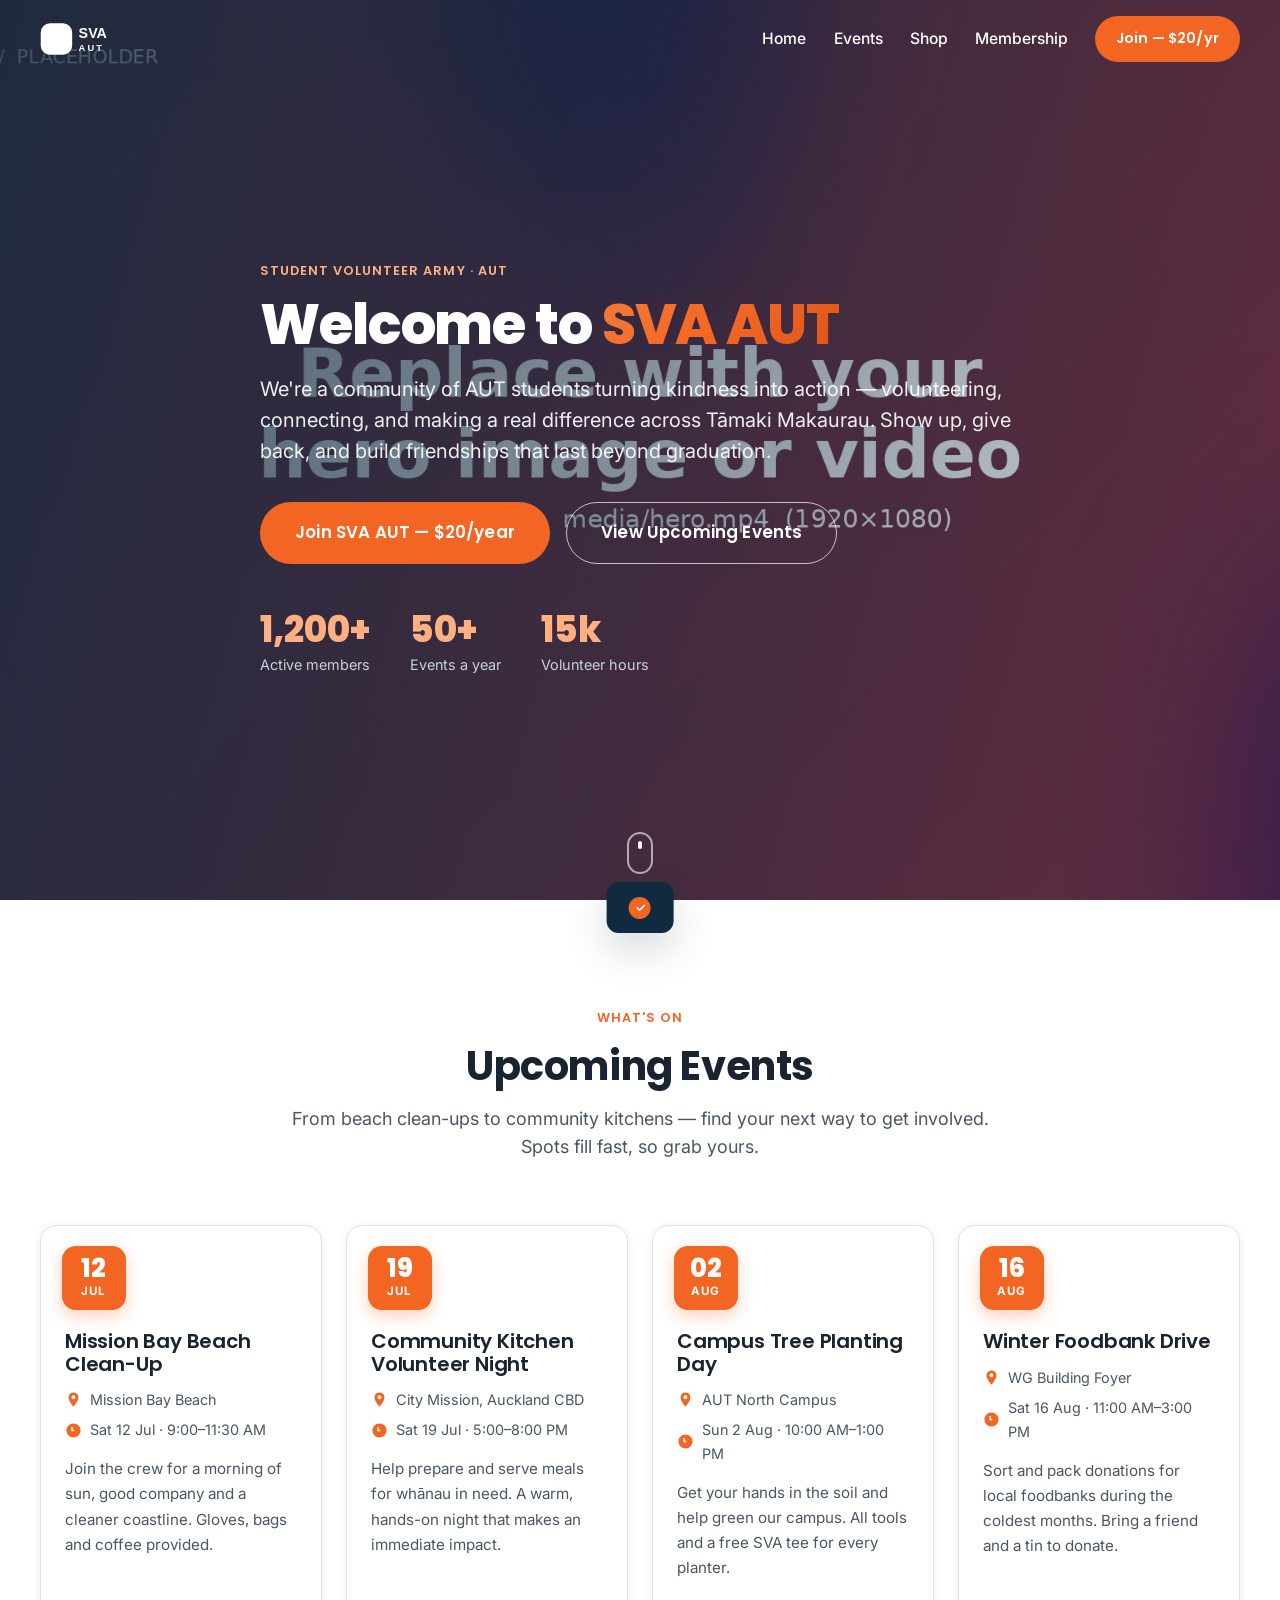
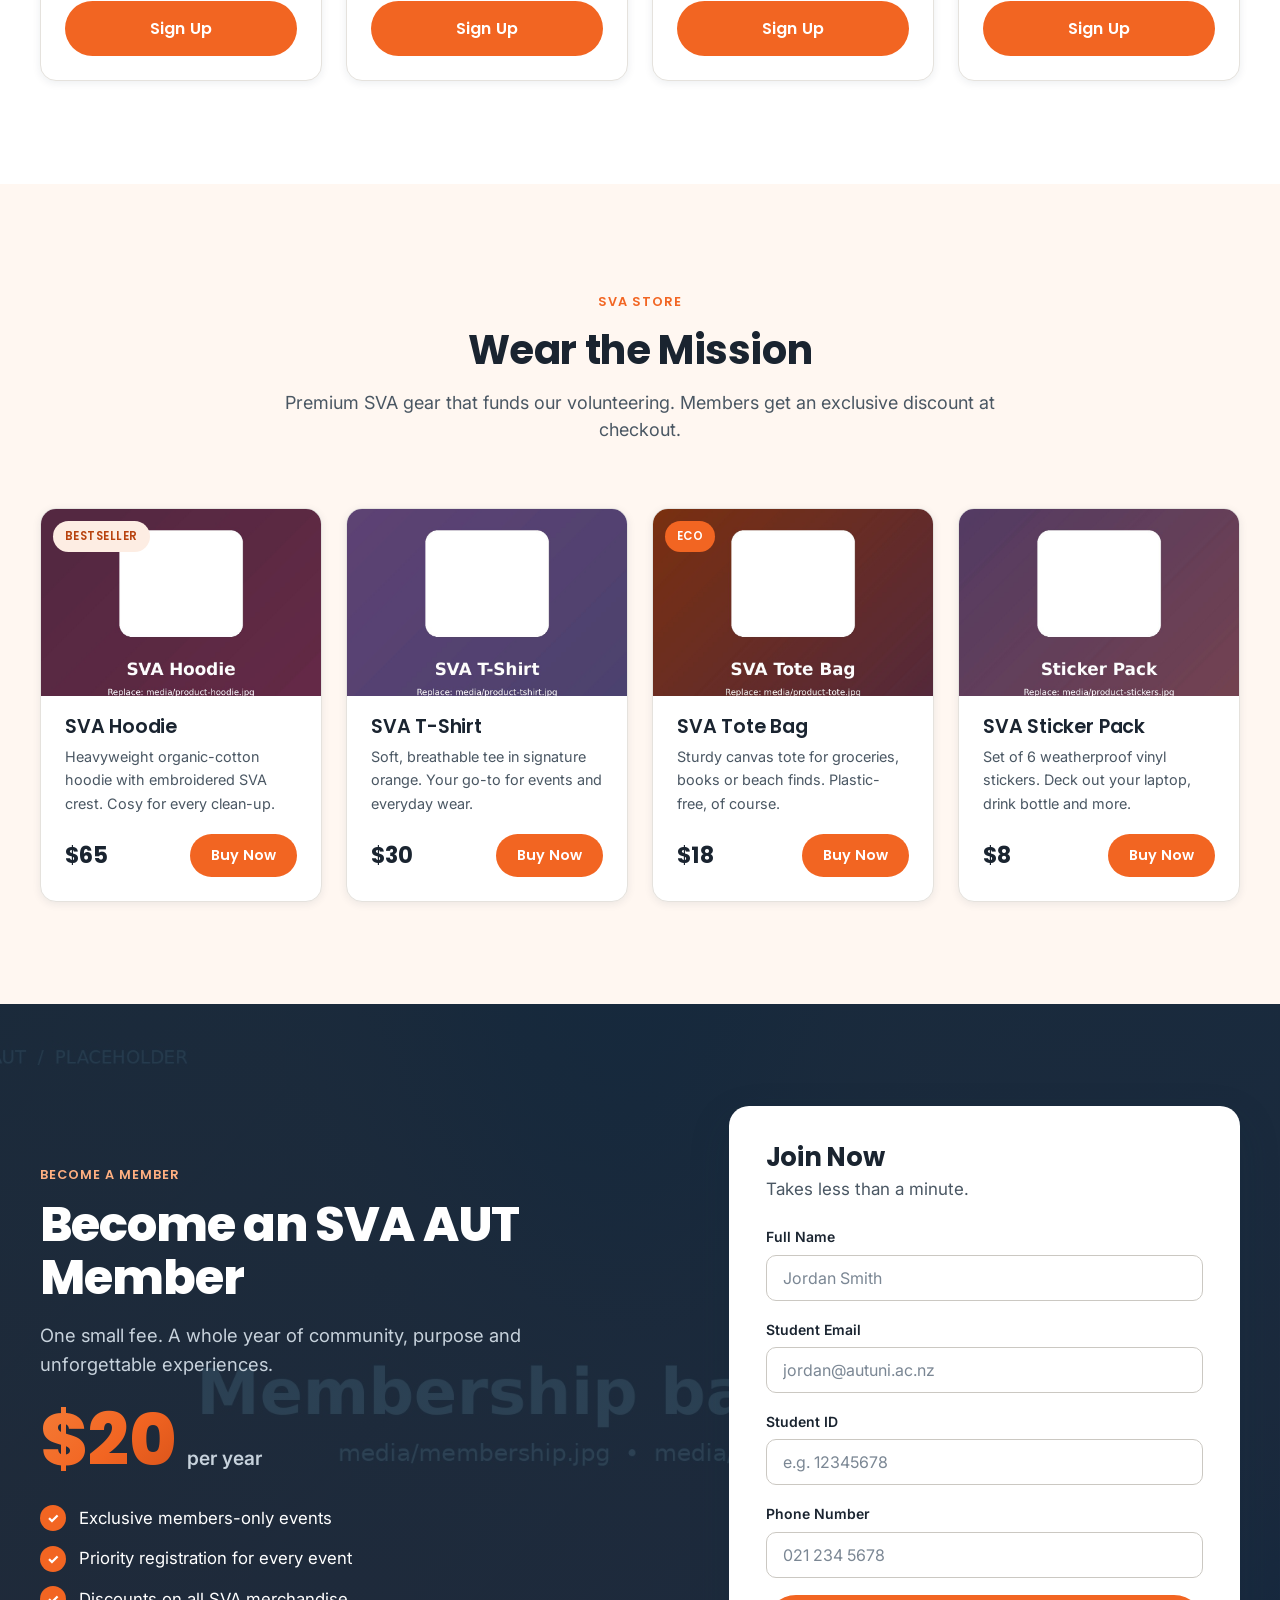
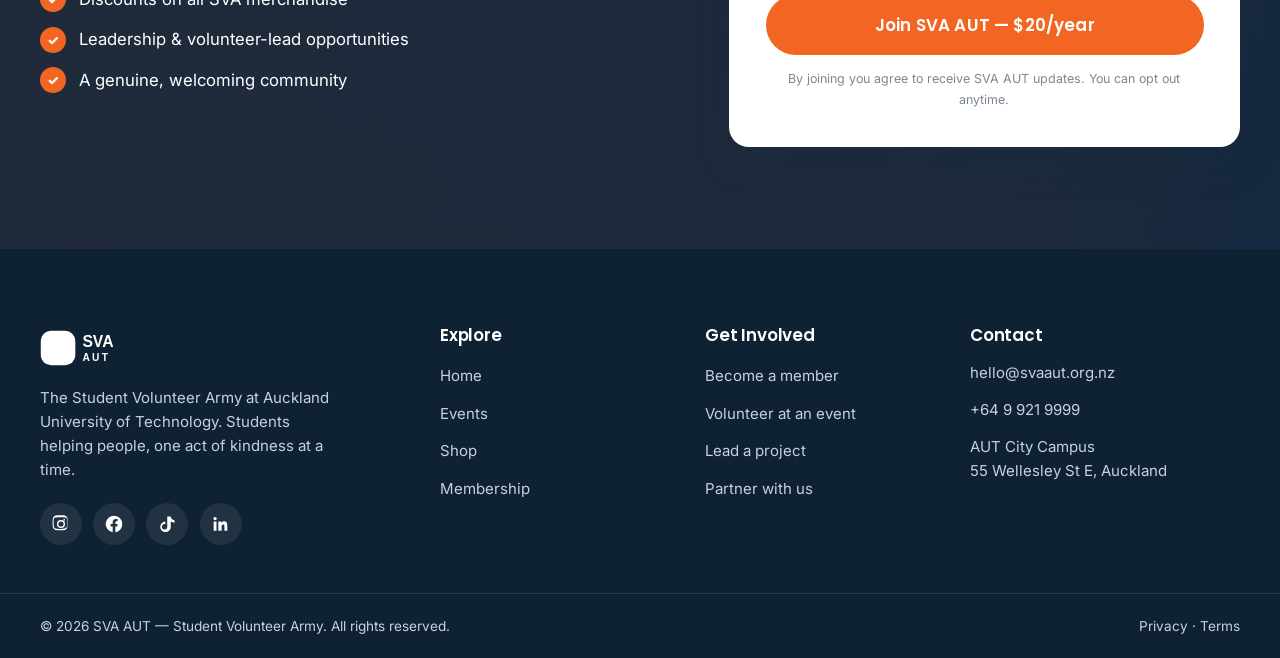
<file: index.html>
<!DOCTYPE html>
<html lang="en">
<head>
  <meta charset="UTF-8" />
  <meta name="viewport" content="width=device-width, initial-scale=1.0" />
  <title>SVA AUT — Student Volunteer Army</title>
  <meta name="description" content="SVA AUT — the Student Volunteer Army at AUT. Join a community of students giving back. Events, gear, and membership for $20/year." />

  <!-- Favicon (edit media/favicon.svg to rebrand) -->
  <link rel="icon" type="image/svg+xml" href="media/favicon.svg" />

  <!-- Fonts: Poppins (headings) + Inter (body) -->
  <link rel="preconnect" href="https://fonts.googleapis.com" />
  <link rel="preconnect" href="https://fonts.gstatic.com" crossorigin />
  <link href="https://fonts.googleapis.com/css2?family=Inter:wght@400;500;600;700&family=Poppins:wght@600;700;800;900&display=swap" rel="stylesheet" />

  <!-- Site styles -->
  <link rel="stylesheet" href="css/styles.css" />
</head>
<body>

  <!-- ============================================================= -->
  <!-- NAVBAR (glassmorphism, sticky)                                -->
  <!-- ============================================================= -->
  <header class="nav" id="nav">
    <div class="container nav__inner">
      <a href="#home" class="nav__logo" aria-label="SVA AUT home">
        <img src="media/logo.svg" alt="SVA AUT" width="150" height="42" />
      </a>

      <nav class="nav__links" id="navLinks" aria-label="Primary">
        <a href="#home" class="nav__link">Home</a>
        <a href="#events" class="nav__link">Events</a>
        <a href="#shop" class="nav__link">Shop</a>
        <a href="#membership" class="nav__link">Membership</a>
        <a href="#join" class="btn btn--primary btn--sm nav__cta" data-open-membership>Join — $20/yr</a>
      </nav>

      <button class="nav__toggle" id="navToggle" aria-label="Open menu" aria-expanded="false" aria-controls="navLinks">
        <span></span><span></span><span></span>
      </button>
    </div>
  </header>

  <main>

    <!-- ========================================================================= -->
    <!-- 1) HERO SECTION                                                            -->
    <!--    Background swap: change "bg-mode-image" -> "bg-mode-video" on <section> -->
    <!--    Image file: media/hero.jpg   |   Video file: media/hero.mp4            -->
    <!-- ========================================================================= -->
    <section id="home" class="section section--media hero bg-mode-image">
      <!-- ---- BACKGROUND MEDIA (do not delete the overlay) ---- -->
      <div class="bg-media">
        <!-- IMAGE layer: replace media/hero.jpg with your own 1920x1080 image -->
        <img class="bg-image" src="media/hero.jpg" alt="" aria-hidden="true" />
        <!-- VIDEO layer: replace media/hero.mp4 with your own loop. Shown only in bg-mode-video -->
        <video class="bg-video" autoplay muted loop playsinline poster="media/hero.jpg">
          <source src="media/hero.mp4" type="video/mp4" />
        </video>
        <!-- Dark overlay keeps text readable over any media -->
        <div class="bg-overlay bg-overlay--hero"></div>
      </div>

      <!-- ---- HERO CONTENT ---- -->
      <div class="container hero__content reveal">
        <span class="eyebrow">Student Volunteer Army · AUT</span>
        <h1 class="hero__title">Welcome to <span class="text-grad">SVA&nbsp;AUT</span></h1>
        <p class="hero__subtitle">
          We're a community of AUT students turning kindness into action — volunteering,
          connecting, and making a real difference across Tāmaki Makaurau. Show up, give back,
          and build friendships that last beyond graduation.
        </p>
        <div class="hero__actions">
          <a href="#join" class="btn btn--primary btn--lg" data-open-membership>Join SVA AUT — $20/year</a>
          <a href="#events" class="btn btn--ghost btn--lg">View Upcoming Events</a>
        </div>
        <div class="hero__stats">
          <div class="stat"><strong>1,200+</strong><span>Active members</span></div>
          <div class="stat"><strong>50+</strong><span>Events a year</span></div>
          <div class="stat"><strong>15k</strong><span>Volunteer hours</span></div>
        </div>
      </div>

      <a href="#events" class="scroll-cue" aria-label="Scroll to events">
        <span></span>
      </a>
    </section>


    <!-- ========================================================================= -->
    <!-- 2) EVENTS SECTION                                                          -->
    <!--    Background swap: "bg-mode-image" <-> "bg-mode-video"                    -->
    <!--    Image: media/events.jpg   |   Video: media/events.mp4                  -->
    <!-- ========================================================================= -->
    <section id="events" class="section events">
      <div class="container">
        <header class="section__head reveal">
          <span class="eyebrow">What's on</span>
          <h2 class="section__title">Upcoming Events</h2>
          <p class="section__lead">From beach clean-ups to community kitchens — find your next way to get involved. Spots fill fast, so grab yours.</p>
        </header>

        <!-- EVENT CARDS — managed in the CMS (content/events.json). The cards
             below are a fallback; main.js replaces them when the site is served
             over http (e.g. via a local server). -->
        <div class="events__grid" id="eventsGrid">

          <!-- Event card -->
          <article class="event-card reveal">
            <div class="event-card__date"><span class="day">12</span><span class="mon">JUL</span></div>
            <div class="event-card__body">
              <h3 class="event-card__title">Mission Bay Beach Clean-Up</h3>
              <ul class="event-card__meta">
                <li><svg class="ic" viewBox="0 0 24 24"><path d="M12 2a7 7 0 0 0-7 7c0 5 7 13 7 13s7-8 7-13a7 7 0 0 0-7-7Zm0 9.5A2.5 2.5 0 1 1 12 6a2.5 2.5 0 0 1 0 5.5Z"/></svg> Mission Bay Beach</li>
                <li><svg class="ic" viewBox="0 0 24 24"><path d="M12 2a10 10 0 1 0 10 10A10 10 0 0 0 12 2Zm1 11h-4V7h2v4h2Z"/></svg> Sat 12 Jul · 9:00–11:30 AM</li>
              </ul>
              <p class="event-card__desc">Join the crew for a morning of sun, good company and a cleaner coastline. Gloves, bags and coffee provided.</p>
              <button class="btn btn--primary btn--block" data-signup="Mission Bay Beach Clean-Up">Sign Up</button>
            </div>
          </article>

          <!-- Event card -->
          <article class="event-card reveal">
            <div class="event-card__date"><span class="day">19</span><span class="mon">JUL</span></div>
            <div class="event-card__body">
              <h3 class="event-card__title">Community Kitchen Volunteer Night</h3>
              <ul class="event-card__meta">
                <li><svg class="ic" viewBox="0 0 24 24"><path d="M12 2a7 7 0 0 0-7 7c0 5 7 13 7 13s7-8 7-13a7 7 0 0 0-7-7Zm0 9.5A2.5 2.5 0 1 1 12 6a2.5 2.5 0 0 1 0 5.5Z"/></svg> City Mission, Auckland CBD</li>
                <li><svg class="ic" viewBox="0 0 24 24"><path d="M12 2a10 10 0 1 0 10 10A10 10 0 0 0 12 2Zm1 11h-4V7h2v4h2Z"/></svg> Sat 19 Jul · 5:00–8:00 PM</li>
              </ul>
              <p class="event-card__desc">Help prepare and serve meals for whānau in need. A warm, hands-on night that makes an immediate impact.</p>
              <button class="btn btn--primary btn--block" data-signup="Community Kitchen Volunteer Night">Sign Up</button>
            </div>
          </article>

          <!-- Event card -->
          <article class="event-card reveal">
            <div class="event-card__date"><span class="day">02</span><span class="mon">AUG</span></div>
            <div class="event-card__body">
              <h3 class="event-card__title">Campus Tree Planting Day</h3>
              <ul class="event-card__meta">
                <li><svg class="ic" viewBox="0 0 24 24"><path d="M12 2a7 7 0 0 0-7 7c0 5 7 13 7 13s7-8 7-13a7 7 0 0 0-7-7Zm0 9.5A2.5 2.5 0 1 1 12 6a2.5 2.5 0 0 1 0 5.5Z"/></svg> AUT North Campus</li>
                <li><svg class="ic" viewBox="0 0 24 24"><path d="M12 2a10 10 0 1 0 10 10A10 10 0 0 0 12 2Zm1 11h-4V7h2v4h2Z"/></svg> Sun 2 Aug · 10:00 AM–1:00 PM</li>
              </ul>
              <p class="event-card__desc">Get your hands in the soil and help green our campus. All tools and a free SVA tee for every planter.</p>
              <button class="btn btn--primary btn--block" data-signup="Campus Tree Planting Day">Sign Up</button>
            </div>
          </article>

          <!-- Event card -->
          <article class="event-card reveal">
            <div class="event-card__date"><span class="day">16</span><span class="mon">AUG</span></div>
            <div class="event-card__body">
              <h3 class="event-card__title">Winter Foodbank Drive</h3>
              <ul class="event-card__meta">
                <li><svg class="ic" viewBox="0 0 24 24"><path d="M12 2a7 7 0 0 0-7 7c0 5 7 13 7 13s7-8 7-13a7 7 0 0 0-7-7Zm0 9.5A2.5 2.5 0 1 1 12 6a2.5 2.5 0 0 1 0 5.5Z"/></svg> WG Building Foyer</li>
                <li><svg class="ic" viewBox="0 0 24 24"><path d="M12 2a10 10 0 1 0 10 10A10 10 0 0 0 12 2Zm1 11h-4V7h2v4h2Z"/></svg> Sat 16 Aug · 11:00 AM–3:00 PM</li>
              </ul>
              <p class="event-card__desc">Sort and pack donations for local foodbanks during the coldest months. Bring a friend and a tin to donate.</p>
              <button class="btn btn--primary btn--block" data-signup="Winter Foodbank Drive">Sign Up</button>
            </div>
          </article>

        </div>
      </div>
    </section>


    <!-- ========================================================================= -->
    <!-- 3) SHOP SECTION                                                            -->
    <!--    Background swap: "bg-mode-image" <-> "bg-mode-video"                    -->
    <!--    Image: media/shop.jpg   |   Video: media/shop.mp4                      -->
    <!-- ========================================================================= -->
    <section id="shop" class="section shop">
      <div class="container">
        <header class="section__head reveal">
          <span class="eyebrow">SVA Store</span>
          <h2 class="section__title">Wear the Mission</h2>
          <p class="section__lead">Premium SVA gear that funds our volunteering. Members get an exclusive discount at checkout.</p>
        </header>

        <!-- PRODUCT CARDS — managed in the CMS (content/shop.json). The cards
             below are a fallback; main.js replaces them when served over http. -->
        <div class="shop__grid" id="shopGrid">

          <article class="product-card reveal">
            <div class="product-card__media">
              <img src="media/product-hoodie.jpg" alt="SVA Hoodie" loading="lazy" />
              <span class="product-card__badge">Bestseller</span>
            </div>
            <div class="product-card__body">
              <h3 class="product-card__name">SVA Hoodie</h3>
              <p class="product-card__desc">Heavyweight organic-cotton hoodie with embroidered SVA crest. Cosy for every clean-up.</p>
              <div class="product-card__foot">
                <span class="price">$65</span>
                <button class="btn btn--primary btn--sm" data-buy="SVA Hoodie">Buy Now</button>
              </div>
            </div>
          </article>

          <article class="product-card reveal">
            <div class="product-card__media">
              <img src="media/product-tshirt.jpg" alt="SVA T-Shirt" loading="lazy" />
            </div>
            <div class="product-card__body">
              <h3 class="product-card__name">SVA T-Shirt</h3>
              <p class="product-card__desc">Soft, breathable tee in signature orange. Your go-to for events and everyday wear.</p>
              <div class="product-card__foot">
                <span class="price">$30</span>
                <button class="btn btn--primary btn--sm" data-buy="SVA T-Shirt">Buy Now</button>
              </div>
            </div>
          </article>

          <article class="product-card reveal">
            <div class="product-card__media">
              <img src="media/product-tote.jpg" alt="SVA Tote Bag" loading="lazy" />
              <span class="product-card__badge product-card__badge--alt">Eco</span>
            </div>
            <div class="product-card__body">
              <h3 class="product-card__name">SVA Tote Bag</h3>
              <p class="product-card__desc">Sturdy canvas tote for groceries, books or beach finds. Plastic-free, of course.</p>
              <div class="product-card__foot">
                <span class="price">$18</span>
                <button class="btn btn--primary btn--sm" data-buy="SVA Tote Bag">Buy Now</button>
              </div>
            </div>
          </article>

          <article class="product-card reveal">
            <div class="product-card__media">
              <img src="media/product-stickers.jpg" alt="SVA Sticker Pack" loading="lazy" />
            </div>
            <div class="product-card__body">
              <h3 class="product-card__name">SVA Sticker Pack</h3>
              <p class="product-card__desc">Set of 6 weatherproof vinyl stickers. Deck out your laptop, drink bottle and more.</p>
              <div class="product-card__foot">
                <span class="price">$8</span>
                <button class="btn btn--primary btn--sm" data-buy="SVA Sticker Pack">Buy Now</button>
              </div>
            </div>
          </article>

        </div>
      </div>
    </section>


    <!-- ========================================================================= -->
    <!-- 4) MEMBERSHIP SECTION                                                      -->
    <!--    Background swap: "bg-mode-image" <-> "bg-mode-video"                    -->
    <!--    Image: media/membership.jpg   |   Video: media/membership.mp4         -->
    <!-- ========================================================================= -->
    <section id="membership" class="section section--media membership bg-mode-image">
      <div class="bg-media">
        <img class="bg-image" src="media/membership.jpg" alt="" aria-hidden="true" />
        <video class="bg-video" autoplay muted loop playsinline poster="media/membership.jpg">
          <source src="media/membership.mp4" type="video/mp4" />
        </video>
        <div class="bg-overlay bg-overlay--band"></div>
      </div>

      <div class="container membership__grid" id="join">
        <div class="membership__pitch reveal">
          <span class="eyebrow eyebrow--light">Become a member</span>
          <h2 class="membership__title">Become an SVA AUT Member</h2>
          <p class="membership__lead">One small fee. A whole year of community, purpose and unforgettable experiences.</p>
          <div class="price-tag">
            <span class="price-tag__amount">$20</span>
            <span class="price-tag__per">per year</span>
          </div>
          <ul class="benefits">
            <li><span class="benefits__ic">✓</span> Exclusive members-only events</li>
            <li><span class="benefits__ic">✓</span> Priority registration for every event</li>
            <li><span class="benefits__ic">✓</span> Discounts on all SVA merchandise</li>
            <li><span class="benefits__ic">✓</span> Leadership & volunteer-lead opportunities</li>
            <li><span class="benefits__ic">✓</span> A genuine, welcoming community</li>
          </ul>
        </div>

        <!-- MEMBERSHIP FORM (validates + shows thank-you message; wire to a backend later) -->
        <div class="membership__card reveal">
          <h3 class="form__title">Join Now</h3>
          <p class="form__sub">Takes less than a minute.</p>
          <form id="membershipForm" novalidate>
            <div class="field">
              <label for="m-name">Full Name</label>
              <input type="text" id="m-name" name="fullName" autocomplete="name" required placeholder="Jordan Smith" />
              <small class="field__error" data-error></small>
            </div>
            <div class="field">
              <label for="m-email">Student Email</label>
              <input type="email" id="m-email" name="studentEmail" autocomplete="email" required placeholder="jordan@autuni.ac.nz" />
              <small class="field__error" data-error></small>
            </div>
            <div class="field">
              <label for="m-id">Student ID</label>
              <input type="text" id="m-id" name="studentId" required placeholder="e.g. 12345678" />
              <small class="field__error" data-error></small>
            </div>
            <div class="field">
              <label for="m-phone">Phone Number</label>
              <input type="tel" id="m-phone" name="phone" autocomplete="tel" required placeholder="021 234 5678" />
              <small class="field__error" data-error></small>
            </div>
            <button type="submit" class="btn btn--primary btn--block btn--lg">Join SVA AUT — $20/year</button>
            <p class="form__fineprint">By joining you agree to receive SVA AUT updates. You can opt out anytime.</p>
          </form>
        </div>
      </div>
    </section>

  </main>


  <!-- ============================================================= -->
  <!-- 5) FOOTER                                                     -->
  <!-- ============================================================= -->
  <footer class="footer">
    <div class="container footer__grid">
      <div class="footer__brand">
        <img src="media/logo.svg" alt="SVA AUT" width="160" height="45" class="footer__logo" />
        <p>The Student Volunteer Army at Auckland University of Technology. Students helping people, one act of kindness at a time.</p>
        <div class="footer__social" aria-label="Social media">
          <a href="#" aria-label="Instagram" class="social"><svg viewBox="0 0 24 24"><path d="M12 7.2A4.8 4.8 0 1 0 16.8 12 4.8 4.8 0 0 0 12 7.2Zm0 7.9A3.1 3.1 0 1 1 15.1 12 3.1 3.1 0 0 1 12 15.1Zm4.9-8.1a1.1 1.1 0 1 1-1.1-1.1 1.1 1.1 0 0 1 1.1 1.1ZM20 6.9a5.5 5.5 0 0 0-1.5-3.9A5.6 5.6 0 0 0 14.6 1.5C13.1 1.4 8.9 1.4 7.4 1.5A5.6 5.6 0 0 0 3.5 3a5.5 5.5 0 0 0-1.5 3.9c-.1 1.5-.1 5.7 0 7.2A5.5 5.5 0 0 0 3.5 18a5.6 5.6 0 0 0 3.9 1.5c1.5.1 5.7.1 7.2 0A5.6 5.6 0 0 0 18.5 18 5.5 5.5 0 0 0 20 14.1c.1-1.5.1-5.7 0-7.2Zm-2 8.8a3.1 3.1 0 0 1-1.8 1.8c-1.2.5-4.1.4-5.4.4s-4.2.1-5.4-.4a3.1 3.1 0 0 1-1.8-1.8c-.5-1.2-.4-4.1-.4-5.4s-.1-4.2.4-5.4A3.1 3.1 0 0 1 6.6 4.3c1.2-.5 4.1-.4 5.4-.4s4.2-.1 5.4.4a3.1 3.1 0 0 1 1.8 1.8c.5 1.2.4 4.1.4 5.4s.1 4.2-.4 5.4Z"/></svg></a>
          <a href="#" aria-label="Facebook" class="social"><svg viewBox="0 0 24 24"><path d="M22 12a10 10 0 1 0-11.6 9.9v-7H7.9V12h2.5V9.8c0-2.5 1.5-3.9 3.8-3.9a15.5 15.5 0 0 1 2.2.2v2.5h-1.2c-1.2 0-1.6.8-1.6 1.6V12h2.7l-.4 2.9h-2.3v7A10 10 0 0 0 22 12Z"/></svg></a>
          <a href="#" aria-label="TikTok" class="social"><svg viewBox="0 0 24 24"><path d="M16.5 3a4.9 4.9 0 0 0 4.5 4.4v3a8 8 0 0 1-4.5-1.4v6.3A6.3 6.3 0 1 1 10 9.1v3.1a3.2 3.2 0 1 0 2.3 3V3Z"/></svg></a>
          <a href="#" aria-label="LinkedIn" class="social"><svg viewBox="0 0 24 24"><path d="M4.9 3.5a2 2 0 1 0 0 4 2 2 0 0 0 0-4ZM3.2 9h3.4v11H3.2Zm5.6 0h3.3v1.5h.05a3.6 3.6 0 0 1 3.25-1.8c3.5 0 4.15 2.3 4.15 5.3V20h-3.4v-4.7c0-1.1 0-2.6-1.6-2.6s-1.8 1.2-1.8 2.5V20H8.8Z"/></svg></a>
        </div>
      </div>

      <div class="footer__col">
        <h4>Explore</h4>
        <ul>
          <li><a href="#home">Home</a></li>
          <li><a href="#events">Events</a></li>
          <li><a href="#shop">Shop</a></li>
          <li><a href="#membership">Membership</a></li>
        </ul>
      </div>

      <div class="footer__col">
        <h4>Get Involved</h4>
        <ul>
          <li><a href="#join" data-open-membership>Become a member</a></li>
          <li><a href="#events">Volunteer at an event</a></li>
          <li><a href="#">Lead a project</a></li>
          <li><a href="#">Partner with us</a></li>
        </ul>
      </div>

      <div class="footer__col">
        <h4>Contact</h4>
        <ul class="footer__contact">
          <li><a href="mailto:hello@svaaut.org.nz" id="contactEmail">hello@svaaut.org.nz</a></li>
          <li><a href="tel:+6499219999" id="contactPhone">+64 9 921 9999</a></li>
          <li id="contactAddress">AUT City Campus<br/>55 Wellesley St E, Auckland</li>
        </ul>
      </div>
    </div>

    <div class="footer__bar">
      <div class="container footer__bar-inner">
        <p>© <span id="year"></span> SVA AUT — Student Volunteer Army. All rights reserved.</p>
        <p class="footer__legal"><a href="#">Privacy</a> · <a href="#">Terms</a></p>
      </div>
    </div>
  </footer>


  <!-- ============================================================= -->
  <!-- MODAL: Event Sign-Up                                          -->
  <!-- ============================================================= -->
  <div class="modal" id="eventModal" aria-hidden="true">
    <div class="modal__overlay" data-close></div>
    <div class="modal__dialog glass" role="dialog" aria-modal="true" aria-labelledby="eventModalTitle">
      <button class="modal__close" data-close aria-label="Close">&times;</button>

      <!-- Form view -->
      <div data-modal-view="form">
        <span class="eyebrow">Event registration</span>
        <h3 class="modal__title" id="eventModalTitle">Sign up for an event</h3>
        <p class="modal__sub" id="eventModalEventName">—</p>
        <form id="eventForm" novalidate>
          <div class="field">
            <label for="e-name">Full Name</label>
            <input type="text" id="e-name" name="fullName" autocomplete="name" required placeholder="Jordan Smith" />
            <small class="field__error" data-error></small>
          </div>
          <div class="field">
            <label for="e-email">Student Email</label>
            <input type="email" id="e-email" name="studentEmail" autocomplete="email" required placeholder="jordan@autuni.ac.nz" />
            <small class="field__error" data-error></small>
          </div>
          <div class="field">
            <label for="e-id">Student ID</label>
            <input type="text" id="e-id" name="studentId" required placeholder="e.g. 12345678" />
            <small class="field__error" data-error></small>
          </div>
          <div class="field">
            <label for="e-event">Event</label>
            <select id="e-event" name="event" required>
              <option value="" disabled selected>Select an event…</option>
              <option>Mission Bay Beach Clean-Up</option>
              <option>Community Kitchen Volunteer Night</option>
              <option>Campus Tree Planting Day</option>
              <option>Winter Foodbank Drive</option>
            </select>
            <small class="field__error" data-error></small>
          </div>
          <button type="submit" class="btn btn--primary btn--block btn--lg">Confirm Sign-Up</button>
        </form>
      </div>

      <!-- Success view -->
      <div data-modal-view="success" hidden>
        <div class="success">
          <div class="success__check" aria-hidden="true">✓</div>
          <h3 class="modal__title">You're in! 🎉</h3>
          <p class="modal__sub" id="eventSuccessMsg">We've saved your spot. Check your student email for confirmation details.</p>
          <button class="btn btn--primary btn--lg" data-close>Done</button>
        </div>
      </div>
    </div>
  </div>


  <!-- ============================================================= -->
  <!-- MODAL: Membership (opened by nav/hero "Join" buttons)         -->
  <!-- ============================================================= -->
  <div class="modal" id="membershipModal" aria-hidden="true">
    <div class="modal__overlay" data-close></div>
    <div class="modal__dialog glass" role="dialog" aria-modal="true" aria-labelledby="memModalTitle">
      <button class="modal__close" data-close aria-label="Close">&times;</button>

      <div data-modal-view="form">
        <span class="eyebrow">Membership · $20 / year</span>
        <h3 class="modal__title" id="memModalTitle">Join SVA AUT</h3>
        <p class="modal__sub">Become a member and unlock the full SVA experience.</p>
        <form id="membershipModalForm" novalidate>
          <div class="field">
            <label for="mm-name">Full Name</label>
            <input type="text" id="mm-name" name="fullName" autocomplete="name" required placeholder="Jordan Smith" />
            <small class="field__error" data-error></small>
          </div>
          <div class="field">
            <label for="mm-email">Student Email</label>
            <input type="email" id="mm-email" name="studentEmail" autocomplete="email" required placeholder="jordan@autuni.ac.nz" />
            <small class="field__error" data-error></small>
          </div>
          <div class="field">
            <label for="mm-id">Student ID</label>
            <input type="text" id="mm-id" name="studentId" required placeholder="e.g. 12345678" />
            <small class="field__error" data-error></small>
          </div>
          <div class="field">
            <label for="mm-phone">Phone Number</label>
            <input type="tel" id="mm-phone" name="phone" autocomplete="tel" required placeholder="021 234 5678" />
            <small class="field__error" data-error></small>
          </div>
          <button type="submit" class="btn btn--primary btn--block btn--lg">Join Now — $20/year</button>
        </form>
      </div>

      <div data-modal-view="success" hidden>
        <div class="success">
          <div class="success__check" aria-hidden="true">✓</div>
          <h3 class="modal__title">Welcome to the Army! 🧡</h3>
          <p class="modal__sub">Thanks for joining SVA AUT. We've emailed your membership details and next steps — see you at the next event!</p>
          <button class="btn btn--primary btn--lg" data-close>Done</button>
        </div>
      </div>
    </div>
  </div>


  <!-- Toast (small confirmation, e.g. for shop) -->
  <div class="toast" id="toast" role="status" aria-live="polite"></div>

  <!-- Site script -->
  <script src="js/main.js"></script>
</body>
</html>
</file>
<file: css/styles.css>
/* =================================================================
   SVA AUT — Stylesheet
   Implements the SVA Design System (light editorial brand).
   Edit the tokens in :root once to re-tune the whole site.
   ----------------------------------------------------------------- */
:root {
  /* ---- Brand ---- */
  --primary:            #F26522; /* SVA Orange — CTAs, accents */
  --primary-hover:      #D9531A;
  --primary-pressed:    #B8430F;
  --primary-tint:       #FDEDE3;
  --secondary:          #122A3F; /* Deep navy/ink */
  --secondary-hover:    #0C1E2E;
  --accent:             #FFB081; /* light orange */
  --accent-warm:        #FFF4EC;

  /* ---- Backgrounds ---- */
  --bg-base:            #FFFFFF;
  --bg-subtle:          #F7F6F4;
  --bg-warm:            #FFF7F1;
  --bg-dark:            #122A3F;
  --bg-dark-alt:        #0E2233;

  /* ---- Surfaces ---- */
  --surface:            #FFFFFF;
  --surface-muted:      #F2F1EE;
  --surface-dark:       #1B3B54;

  /* ---- Text ---- */
  --text-primary:       #1A2430;
  --text-secondary:     #4A5763;
  --text-muted:         #7B8794;
  --text-on-dark:       #FFFFFF;
  --text-on-dark-muted: #C7D2DC;
  --text-on-primary:    #FFFFFF;
  --text-link:          #D9531A;

  /* ---- Borders ---- */
  --border:             #E5E2DD;
  --border-strong:      #CBC8C2;
  --border-on-dark:     rgba(255,255,255,0.16);
  --border-focus:       #F26522;

  /* ---- Gradients ---- */
  --gradient-brand:     linear-gradient(135deg, #F47B36 0%, #F26522 55%, #D9531A 100%);
  --gradient-image-scrim: linear-gradient(180deg, rgba(18,42,63,0) 0%, rgba(18,42,63,0.15) 45%, rgba(18,42,63,0.78) 100%);
  --gradient-hero-side: linear-gradient(105deg, rgba(18,42,63,0.82) 0%, rgba(18,42,63,0.55) 45%, rgba(18,42,63,0.15) 100%);

  /* ---- Layout ---- */
  --container: 1200px;
  --gutter:    24px;

  /* ---- Radius ---- */
  --radius-sm:  8px;
  --radius:     16px;   /* card */
  --radius-lg:  20px;
  --radius-input: 10px;
  --radius-pill: 9999px;

  /* ---- Type ---- */
  --font-head: "Poppins", "Sofia Pro", "Helvetica Neue", Arial, sans-serif;
  --font-body: "Inter", "Roboto", system-ui, -apple-system, sans-serif;

  /* ---- Shadows ---- */
  --shadow-xs: 0 1px 2px rgba(18,42,63,0.06);
  --shadow-sm: 0 2px 8px rgba(18,42,63,0.08);
  --shadow-md: 0 8px 24px rgba(18,42,63,0.12);
  --shadow-lg: 0 16px 40px rgba(18,42,63,0.18);
  --shadow-btn: 0 8px 20px rgba(242,101,34,0.30);
  --ring: 0 0 0 3px rgba(242,101,34,0.35);

  /* ---- Motion ---- */
  --ease: cubic-bezier(0.4, 0, 0.2, 1);
  --ease-out: cubic-bezier(0.16, 1, 0.3, 1);

  /* ---- Section rhythm ---- */
  --section-y: clamp(48px, 8vw, 120px);
}

/* ---------- Reset & base ---------- */
*, *::before, *::after { box-sizing: border-box; }
* { margin: 0; }
html { scroll-behavior: smooth; -webkit-text-size-adjust: 100%; }
body {
  font-family: var(--font-body);
  color: var(--text-primary);
  background: var(--bg-base);
  font-size: 17px;
  line-height: 1.65;
  -webkit-font-smoothing: antialiased;
  text-rendering: optimizeLegibility;
  overflow-x: hidden;
}
img, svg, video { display: block; max-width: 100%; }
a { color: inherit; text-decoration: none; }
ul { list-style: none; padding: 0; }
button { font-family: inherit; cursor: pointer; border: none; background: none; }
:focus-visible { outline: 3px solid var(--border-focus); outline-offset: 2px; border-radius: 6px; }

h1, h2, h3, h4 {
  font-family: var(--font-head);
  line-height: 1.12;
  color: var(--text-primary);
  letter-spacing: -0.01em;
}

.container { width: min(100% - 2.5rem, var(--container)); margin-inline: auto; }

.text-grad {
  background: var(--gradient-brand);
  -webkit-background-clip: text; background-clip: text; color: transparent;
}

/* ---------- Eyebrow label ---------- */
.eyebrow {
  display: inline-block;
  font-family: var(--font-head);
  font-weight: 600; font-size: 0.8rem; letter-spacing: 0.08em; text-transform: uppercase;
  color: var(--primary);
  margin-bottom: 0.9rem;
}
.eyebrow--light { color: var(--accent); }

/* =================================================================
   BUTTONS
   ================================================================= */
.btn {
  display: inline-flex; align-items: center; justify-content: center; gap: 0.5rem;
  font-family: var(--font-head); font-weight: 600; font-size: 1rem; letter-spacing: 0.01em;
  padding: 0.875rem 1.75rem; border-radius: var(--radius-pill);
  border: 1.5px solid transparent;
  color: var(--text-on-primary); background: var(--primary);
  transition: background-color .18s var(--ease), color .18s var(--ease),
              transform .18s var(--ease), box-shadow .18s var(--ease);
  will-change: transform;
}
.btn--primary { background: var(--primary); color: var(--text-on-primary); }
.btn--primary:hover { background: var(--primary-hover); transform: translateY(-1px); box-shadow: var(--shadow-btn); }
.btn--primary:active { background: var(--primary-pressed); transform: translateY(0); box-shadow: none; }

/* Outline orange — for light backgrounds */
.btn--secondary {
  background: transparent; color: var(--primary); border-color: var(--primary);
}
.btn--secondary:hover { background: var(--primary-tint); }
.btn--secondary:active { background: var(--primary); color: #fff; }

/* Ghost / outline-on-dark — used over photo/dark backgrounds */
.btn--ghost {
  background: transparent; color: var(--text-on-dark);
  border-color: rgba(255, 255, 255, 0.7);
}
.btn--ghost:hover { background: #fff; color: var(--secondary); transform: translateY(-1px); border-color: #fff; }

.btn--lg { padding: 1rem 2.125rem; font-size: 1.05rem; }
.btn--sm { padding: 0.625rem 1.25rem; font-size: 0.9rem; }
.btn--block { width: 100%; }

/* =================================================================
   BACKGROUND MEDIA SYSTEM  (image <-> video switch)
   Used on photo-led sections (hero, membership band).
   ================================================================= */
.section { position: relative; isolation: isolate; }
.section--media { overflow: hidden; }
.bg-media { position: absolute; inset: 0; z-index: -1; }
.bg-image, .bg-video {
  position: absolute; inset: 0;
  width: 100%; height: 100%;
  object-fit: cover;
}
.bg-video { display: none; }
.bg-mode-image .bg-image { display: block; }
.bg-mode-image .bg-video { display: none; }
.bg-mode-video .bg-image { display: none; }
.bg-mode-video .bg-video { display: block; }

/* Readability scrims (navy) over media */
.bg-overlay { position: absolute; inset: 0; background: var(--gradient-image-scrim); }
.bg-overlay--hero { background: var(--gradient-hero-side); }
.bg-overlay--band {
  background: linear-gradient(180deg, rgba(18,42,63,0.92) 0%, rgba(18,42,63,0.86) 100%);
}

/* =================================================================
   NAVBAR
   ================================================================= */
.nav {
  position: fixed; inset: 0 0 auto 0; z-index: 100;
  padding: 1rem 0;
  transition: background 0.3s var(--ease), box-shadow 0.3s var(--ease), padding 0.3s var(--ease);
}
.nav__inner { display: flex; align-items: center; justify-content: space-between; gap: 1rem; }
.nav__logo img { height: 40px; width: auto; }
/* Logo is dark text; invert to white while over dark hero (top of page) */
.nav:not(.nav--scrolled) .nav__logo img { filter: brightness(0) invert(1); }

.nav--scrolled {
  background: rgba(255, 255, 255, 0.92);
  backdrop-filter: blur(14px) saturate(160%);
  -webkit-backdrop-filter: blur(14px) saturate(160%);
  box-shadow: 0 1px 0 var(--border), var(--shadow-sm);
  padding: 0.6rem 0;
}
.nav__links { display: flex; align-items: center; gap: 1.7rem; }
.nav__link {
  font-family: var(--font-body);
  font-weight: 500; font-size: 0.98rem; color: var(--text-on-dark);
  position: relative; padding: 0.2rem 0;
  transition: color 0.2s var(--ease);
}
.nav__link::after {
  content: ""; position: absolute; left: 0; bottom: -2px; height: 2px; width: 0;
  background: var(--primary); transition: width 0.2s var(--ease);
}
.nav__link:hover::after { width: 100%; }
.nav__link:hover { color: var(--accent); }
.nav--scrolled .nav__link { color: var(--text-primary); }
.nav--scrolled .nav__link:hover { color: var(--primary); }
.nav__cta { color: #fff !important; }
.nav__cta::after { display: none; }

.nav__toggle { display: none; flex-direction: column; gap: 5px; padding: 8px; }
.nav__toggle span {
  width: 26px; height: 2.5px; border-radius: 2px; background: #fff;
  transition: transform 0.3s var(--ease), opacity 0.3s var(--ease), background 0.3s;
}
.nav--scrolled .nav__toggle span { background: var(--text-primary); }
.nav__toggle[aria-expanded="true"] span:nth-child(1) { transform: translateY(7.5px) rotate(45deg); }
.nav__toggle[aria-expanded="true"] span:nth-child(2) { opacity: 0; }
.nav__toggle[aria-expanded="true"] span:nth-child(3) { transform: translateY(-7.5px) rotate(-45deg); }

/* =================================================================
   HERO
   ================================================================= */
.hero {
  min-height: 100svh;
  display: flex; align-items: center;
  padding: 7rem 0 5rem;
}
.hero__content { max-width: 760px; color: var(--text-on-dark); }
.hero .eyebrow { color: var(--accent); }
.hero__title {
  color: var(--text-on-dark);
  font-family: var(--font-head);
  font-weight: 800;
  font-size: clamp(2.125rem, 6.5vw, 3.5rem);
  line-height: 1.05; letter-spacing: -0.02em;
  margin-bottom: 1.2rem;
}
.hero__subtitle {
  font-size: clamp(1.05rem, 2vw, 1.25rem);
  line-height: 1.55;
  color: rgba(255, 255, 255, 0.92);
  max-width: 60ch; margin-bottom: 2.2rem;
}
.hero__actions { display: flex; flex-wrap: wrap; gap: 1rem; margin-bottom: 3rem; }
.hero__stats { display: flex; flex-wrap: wrap; gap: 2.5rem; }
.stat { display: flex; flex-direction: column; }
.stat strong {
  font-family: var(--font-head); font-weight: 800; font-size: 2.25rem;
  color: var(--accent); line-height: 1;
}
.stat span { font-size: 0.9rem; color: var(--text-on-dark-muted); margin-top: 0.35rem; }

/* Scroll cue */
.scroll-cue {
  position: absolute; left: 50%; bottom: 26px; transform: translateX(-50%);
  width: 26px; height: 42px; border: 2px solid rgba(255,255,255,0.6); border-radius: 14px;
  display: flex; justify-content: center;
}
.scroll-cue span {
  width: 4px; height: 8px; border-radius: 2px; background: #fff; margin-top: 7px;
  animation: scrollDot 1.6s var(--ease) infinite;
}
@keyframes scrollDot { 0% { opacity: 0; transform: translateY(-4px);} 40%{opacity:1;} 100%{opacity:0; transform: translateY(12px);} }

/* =================================================================
   SECTION HEADERS (shared) — dark text on light sections
   ================================================================= */
.section__head { text-align: center; max-width: 720px; margin: 0 auto clamp(2.5rem, 5vw, 4rem); }
.section__title {
  font-weight: 700; font-size: clamp(1.75rem, 4.5vw, 2.5rem);
  line-height: 1.15; letter-spacing: -0.01em; color: var(--text-primary);
  margin-bottom: 1rem;
}
.section__lead { color: var(--text-secondary); font-size: 1.125rem; line-height: 1.55; }

/* Section backgrounds + rhythm (light editorial alternation) */
.events     { background: var(--bg-base); padding: var(--section-y) 0; }
.shop       { background: var(--bg-warm); padding: var(--section-y) 0; }
.membership { padding: var(--section-y) 0; }

/* =================================================================
   EVENTS
   ================================================================= */
.events__grid {
  display: grid; gap: 24px;
  grid-template-columns: repeat(auto-fit, minmax(270px, 1fr));
}
.event-card {
  display: flex; flex-direction: column;
  border-radius: var(--radius);
  overflow: hidden;
  background: var(--surface);
  border: 1px solid var(--border);
  box-shadow: var(--shadow-sm);
  transition: transform 0.25s var(--ease), box-shadow 0.25s var(--ease);
}
.event-card:hover { transform: translateY(-4px); box-shadow: var(--shadow-md); }
.event-card__date {
  align-self: flex-start;
  margin: 1.3rem 0 0 1.3rem;
  display: flex; flex-direction: column; align-items: center; justify-content: center;
  width: 64px; height: 64px; border-radius: 14px;
  background: var(--primary);
  color: #fff; box-shadow: 0 6px 16px rgba(242,101,34,0.30);
}
.event-card__date .day { font-family: var(--font-head); font-weight: 800; font-size: 1.6rem; line-height: 1; }
.event-card__date .mon { font-size: 0.72rem; font-weight: 700; letter-spacing: 0.1em; }
.event-card__body { padding: 1.25rem 1.5rem 1.5rem; display: flex; flex-direction: column; flex: 1; }
.event-card__title { font-size: 1.25rem; font-weight: 600; margin-bottom: 0.8rem; }
.event-card__meta { display: flex; flex-direction: column; gap: 0.4rem; margin-bottom: 0.9rem; }
.event-card__meta li { display: flex; align-items: center; gap: 0.5rem; font-size: 0.9rem; color: var(--text-secondary); }
.event-card__meta .ic { width: 17px; height: 17px; fill: var(--primary); flex: none; }
.event-card__desc { font-size: 0.95rem; color: var(--text-secondary); margin-bottom: 1.3rem; flex: 1; }

/* =================================================================
   SHOP
   ================================================================= */
.shop__grid {
  display: grid; gap: 24px;
  grid-template-columns: repeat(auto-fit, minmax(240px, 1fr));
}
.product-card {
  background: var(--surface); border-radius: var(--radius); overflow: hidden;
  border: 1px solid var(--border);
  box-shadow: var(--shadow-sm);
  transition: transform 0.25s var(--ease), box-shadow 0.25s var(--ease);
  display: flex; flex-direction: column;
}
.product-card:hover { transform: translateY(-4px); box-shadow: var(--shadow-md); }
.product-card__media { position: relative; aspect-ratio: 3 / 2; overflow: hidden; background: var(--surface-muted); }
.product-card__media img { width: 100%; height: 100%; object-fit: cover; transition: transform 0.35s var(--ease); }
.product-card:hover .product-card__media img { transform: scale(1.04); }
.product-card__badge {
  position: absolute; top: 12px; left: 12px;
  background: var(--primary-tint); color: var(--primary-pressed);
  font-size: 0.72rem; font-weight: 600;
  font-family: var(--font-head); letter-spacing: 0.04em; text-transform: uppercase;
  padding: 0.375rem 0.75rem; border-radius: var(--radius-pill);
}
.product-card__badge--alt { background: var(--primary); color: #fff; }
.product-card__body { padding: 1.25rem 1.5rem 1.5rem; display: flex; flex-direction: column; flex: 1; }
.product-card__name { font-size: 1.2rem; font-weight: 600; margin-bottom: 0.45rem; }
.product-card__desc { font-size: 0.9rem; color: var(--text-secondary); margin-bottom: 1.1rem; flex: 1; }
.product-card__foot { display: flex; align-items: center; justify-content: space-between; gap: 0.8rem; }
.price { font-family: var(--font-head); font-weight: 700; font-size: 1.4rem; color: var(--text-primary); }

/* =================================================================
   MEMBERSHIP  (dark navy band, white form card)
   ================================================================= */
.membership__grid {
  display: grid; gap: clamp(2rem, 5vw, 4rem);
  grid-template-columns: 1.1fr 0.9fr; align-items: center;
}
.membership__pitch { color: var(--text-on-dark); }
.membership .eyebrow { color: var(--accent); }
.membership__title { color: var(--text-on-dark); font-weight: 800; font-size: clamp(2rem, 5vw, 3rem); line-height: 1.1; letter-spacing: -0.02em; margin-bottom: 1rem; }
.membership__lead { font-size: 1.15rem; line-height: 1.55; color: var(--text-on-dark-muted); margin-bottom: 1.6rem; max-width: 46ch; }
.price-tag { display: flex; align-items: baseline; gap: 0.6rem; margin-bottom: 1.8rem; }
.price-tag__amount {
  font-family: var(--font-head); font-weight: 800; font-size: clamp(3rem, 8vw, 4.5rem);
  line-height: 1;
  background: var(--gradient-brand);
  -webkit-background-clip: text; background-clip: text; color: transparent;
}
.price-tag__per { font-size: 1.2rem; color: var(--text-on-dark-muted); font-weight: 600; }
.benefits { display: grid; gap: 0.8rem; }
.benefits li { display: flex; align-items: center; gap: 0.8rem; font-size: 1.05rem; color: var(--text-on-dark); }
.benefits__ic {
  flex: none; width: 26px; height: 26px; border-radius: 50%;
  display: grid; place-items: center; font-size: 0.85rem; font-weight: 800;
  background: var(--primary); color: #fff;
}

.membership__card {
  padding: clamp(1.5rem, 3vw, 2.3rem);
  border-radius: var(--radius-lg);
  background: var(--surface);
  box-shadow: var(--shadow-lg);
}

/* =================================================================
   FORMS
   ================================================================= */
.form__title { color: var(--text-primary); font-family: var(--font-head); font-weight: 700; font-size: 1.6rem; margin-bottom: 0.2rem; }
.form__sub { color: var(--text-secondary); margin-bottom: 1.4rem; }
.field { margin-bottom: 1.05rem; }
.field label {
  display: block; font-weight: 600; font-size: 0.875rem; margin-bottom: 0.4rem;
  color: var(--text-primary);
}
.field input, .field select {
  width: 100%; padding: 0.75rem 1rem; border-radius: var(--radius-input);
  border: 1.5px solid var(--border-strong);
  background: #fff; color: var(--text-primary);
  font-family: var(--font-body); font-size: 1rem;
  transition: border-color 0.15s var(--ease), box-shadow 0.15s var(--ease);
}
.field input::placeholder { color: var(--text-muted); }
.field input:focus, .field select:focus { outline: none; border-color: var(--primary); box-shadow: 0 0 0 3px rgba(242,101,34,0.18); }
.field input.invalid, .field select.invalid { border-color: #D64545; box-shadow: 0 0 0 3px rgba(214,69,69,0.15); }
.field__error { display: block; color: #D64545; font-size: 0.8rem; margin-top: 0.35rem; min-height: 0; }
.field__error:not(:empty) { margin-top: 0.35rem; }
.form__fineprint { font-size: 0.78rem; color: var(--text-muted); margin-top: 0.9rem; text-align: center; }

/* On dark modal dialogs, form text inverts to white */
.modal__dialog .form__title,
.modal__dialog .modal__title { color: #fff; }
.modal__dialog .form__sub { color: var(--text-on-dark-muted); }
.modal__dialog .field label { color: rgba(255,255,255,0.92); }
.modal__dialog .field__error { color: #FFC9BD; }

/* =================================================================
   MODALS  (navy panels)
   ================================================================= */
.modal {
  position: fixed; inset: 0; z-index: 200;
  display: grid; place-items: center; padding: 1.2rem;
  visibility: hidden; opacity: 0;
  transition: opacity 0.2s var(--ease), visibility 0.2s var(--ease);
}
.modal.open { visibility: visible; opacity: 1; }
.modal__overlay { position: absolute; inset: 0; background: rgba(18, 42, 63, 0.6); backdrop-filter: blur(2px); }
.modal__dialog {
  position: relative; z-index: 1;
  width: min(100%, 480px); max-height: 92vh; overflow-y: auto;
  padding: clamp(1.6rem, 4vw, 2.5rem);
  border-radius: var(--radius-lg);
  background: var(--secondary);
  border: 1px solid var(--border-on-dark);
  box-shadow: var(--shadow-lg);
  transform: translateY(16px) scale(0.97);
  transition: transform 0.22s var(--ease-out);
}
.modal.open .modal__dialog { transform: translateY(0) scale(1); }
.modal__close {
  position: absolute; top: 14px; right: 16px;
  width: 38px; height: 38px; border-radius: 50%;
  font-size: 1.5rem; line-height: 1; color: #fff;
  background: rgba(255,255,255,0.12);
  transition: background 0.2s, transform 0.2s;
}
.modal__close:hover { background: rgba(255,255,255,0.25); transform: rotate(90deg); }
.modal__title { color: #fff; font-family: var(--font-head); font-weight: 700; font-size: 1.6rem; margin-bottom: 0.4rem; }
.modal__sub { color: var(--text-on-dark-muted); margin-bottom: 1.4rem; }
.modal .eyebrow { color: var(--accent); }

/* Success view */
.success { text-align: center; padding: 1rem 0; }
.success__check {
  width: 78px; height: 78px; margin: 0 auto 1.2rem; border-radius: 50%;
  display: grid; place-items: center; font-size: 2.4rem; color: #fff;
  background: var(--primary);
  box-shadow: 0 10px 24px rgba(242,101,34,0.35);
  animation: pop 0.5s var(--ease-out);
}
@keyframes pop { 0% { transform: scale(0); } 70% { transform: scale(1.12); } 100% { transform: scale(1); } }

/* =================================================================
   TOAST
   ================================================================= */
.toast {
  position: fixed; left: 50%; bottom: 28px; transform: translate(-50%, 120%);
  z-index: 300;
  background: var(--secondary); color: #fff;
  padding: 0.9rem 1.4rem; border-radius: 12px;
  font-weight: 600; box-shadow: var(--shadow-lg);
  display: flex; align-items: center; gap: 0.6rem;
  transition: transform 0.4s var(--ease-out);
  max-width: calc(100% - 2rem);
}
.toast.show { transform: translate(-50%, 0); }
.toast::before { content: "✓"; display: grid; place-items: center; width: 22px; height: 22px; border-radius: 50%; background: var(--primary); font-size: 0.8rem; }

/* =================================================================
   FOOTER
   ================================================================= */
.footer { background: var(--bg-dark-alt); color: var(--text-on-dark-muted); padding-top: clamp(3rem, 6vw, 5rem); }
.footer__grid {
  display: grid; gap: 2.5rem;
  grid-template-columns: 1.6fr 1fr 1fr 1.2fr;
  padding-bottom: 3rem;
}
.footer__logo { filter: brightness(0) invert(1); margin-bottom: 1rem; height: 44px; width: auto; }
.footer__brand p { font-size: 0.94rem; max-width: 34ch; margin-bottom: 1.3rem; line-height: 1.6; }
.footer__social { display: flex; gap: 0.7rem; }
.social {
  width: 42px; height: 42px; border-radius: 50%;
  display: grid; place-items: center;
  background: rgba(255,255,255,0.08);
  transition: background 0.2s var(--ease), transform 0.2s var(--ease);
}
.social svg { width: 20px; height: 20px; fill: #fff; }
.social:hover { background: var(--primary); transform: translateY(-3px); }
.footer__col h4 { color: #fff; font-family: var(--font-head); font-size: 1.05rem; font-weight: 600; margin-bottom: 1rem; }
.footer__col ul { display: grid; gap: 0.6rem; }
.footer__col a { font-size: 0.94rem; transition: color 0.2s; }
.footer__col a:hover { color: var(--primary); }
.footer__contact li { font-size: 0.94rem; margin-bottom: 0.2rem; line-height: 1.6; }
.footer__bar { border-top: 1px solid rgba(255,255,255,0.10); padding: 1.3rem 0; }
.footer__bar-inner { display: flex; align-items: center; justify-content: space-between; gap: 1rem; flex-wrap: wrap; font-size: 0.85rem; }
.footer__legal a:hover { color: var(--primary); }

/* =================================================================
   SCROLL REVEAL ANIMATIONS
   ================================================================= */
.reveal { opacity: 0; transform: translateY(24px); transition: opacity 0.5s var(--ease-out), transform 0.5s var(--ease-out); }
.reveal.in { opacity: 1; transform: none; }
.events__grid .reveal:nth-child(2) { transition-delay: 0.07s; }
.events__grid .reveal:nth-child(3) { transition-delay: 0.14s; }
.events__grid .reveal:nth-child(4) { transition-delay: 0.21s; }
.shop__grid .reveal:nth-child(2) { transition-delay: 0.07s; }
.shop__grid .reveal:nth-child(3) { transition-delay: 0.14s; }
.shop__grid .reveal:nth-child(4) { transition-delay: 0.21s; }

/* =================================================================
   RESPONSIVE
   ================================================================= */
@media (max-width: 980px) {
  .footer__grid { grid-template-columns: 1fr 1fr; }
  .membership__grid { grid-template-columns: 1fr; }
  .membership__pitch { text-align: center; }
  .price-tag, .hero__stats { justify-content: center; }
  .benefits { max-width: 360px; margin-inline: auto; }
}

@media (max-width: 760px) {
  /* Mobile nav */
  .nav__toggle { display: flex; }
  .nav__links {
    position: fixed; inset: 0 0 0 auto; width: min(78%, 320px);
    flex-direction: column; align-items: flex-start; justify-content: center; gap: 1.6rem;
    padding: 2rem;
    background: var(--secondary);
    transform: translateX(100%);
    transition: transform 0.3s var(--ease);
    box-shadow: -20px 0 60px rgba(0,0,0,0.4);
  }
  .nav__links.open { transform: translateX(0); }
  .nav__link { color: #fff; font-size: 1.2rem; }
  .nav--scrolled .nav__link { color: #fff; }
  .nav__cta { margin-top: 0.5rem; }

  .hero { padding-top: 6rem; }
  .hero__stats { gap: 1.6rem; }
  .stat strong { font-size: 1.75rem; }
  .footer__grid { grid-template-columns: 1fr; text-align: left; }
  .footer__bar-inner { justify-content: center; text-align: center; }
}

@media (max-width: 420px) {
  .hero__actions .btn { width: 100%; }
}

/* =================================================================
   ACCESSIBILITY: respect reduced motion
   ================================================================= */
@media (prefers-reduced-motion: reduce) {
  html { scroll-behavior: auto; }
  *, *::before, *::after { animation-duration: 0.001ms !important; animation-iteration-count: 1 !important; transition-duration: 0.001ms !important; }
  .reveal { opacity: 1; transform: none; }
}
</file>
